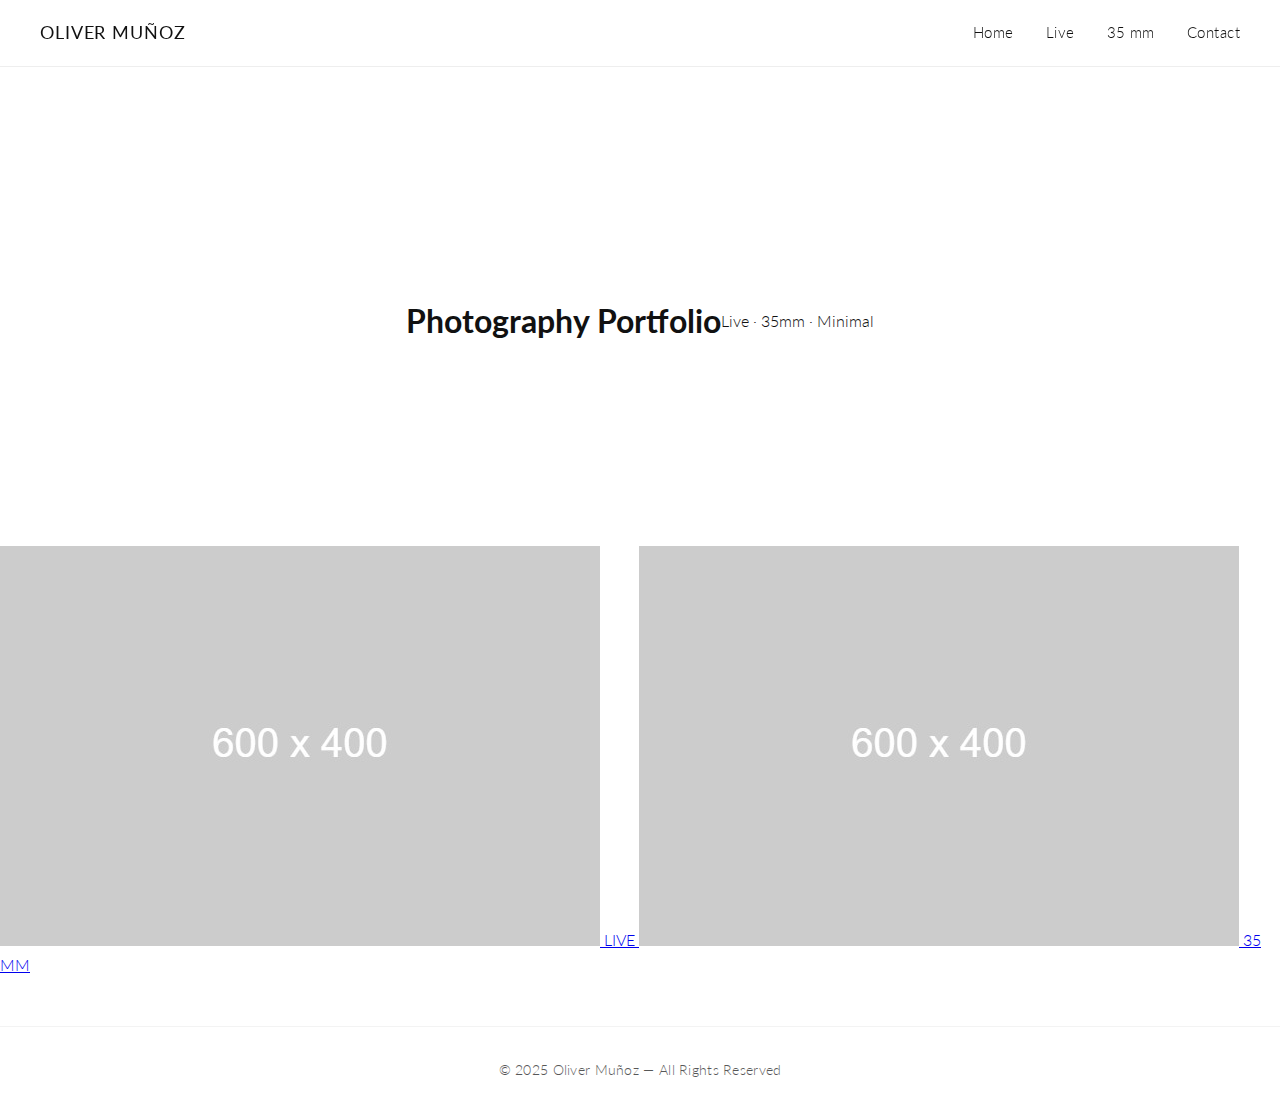
<file: index.html>
<!DOCTYPE html>
<html lang="en">
<head>
  <meta charset="utf-8" />
  <meta name="viewport" content="width=device-width, initial-scale=1" />
  <title>Oliver Muñoz Photography</title>

  <!-- Favicon -->
  <link rel="icon" type="image/png" sizes="32x32" href="/assets/favicon.png">

  <!-- Google Font -->
  <link rel="preconnect" href="https://fonts.googleapis.com">
  <link rel="preconnect" href="https://fonts.gstatic.com" crossorigin>
  <link href="https://fonts.googleapis.com/css2?family=Lato:wght@300;400;700&display=swap" rel="stylesheet">

  <link rel="stylesheet" href="styles.css">
</head>
<body>

  <header>
    <div class="logo">OLIVER MUÑOZ</div>
    <nav>
      <ul>
        <li><a href="index.html">Home</a></li>
        <li><a href="live.html">Live</a></li>
        <li><a href="film.html">35 mm</a></li>
        <li><a href="contact.html">Contact</a></li>
      </ul>
    </nav>
  </header>

  <!-- HERO -->
  <section class="hero">
    <h1>Photography Portfolio</h1>
    <p>Live · 35mm · Minimal</p>
  </section>

  <!-- PREVIEWS -->
  <section class="home-previews">
    <a class="preview-box" href="live.html">
      <img src="images/live1.jpg" alt="Live">
      <span class="preview-label">LIVE</span>
    </a>

    <a class="preview-box" href="film.html">
      <img src="images/35mm1.jpg" alt="35mm">
      <span class="preview-label">35 MM</span>
    </a>
  </section>

  <!-- FOOTER -->
  <footer class="footer">
    © 2025 Oliver Muñoz — All Rights Reserved
  </footer>

<script src="script.js"></script>
</body>
</html>
</file>
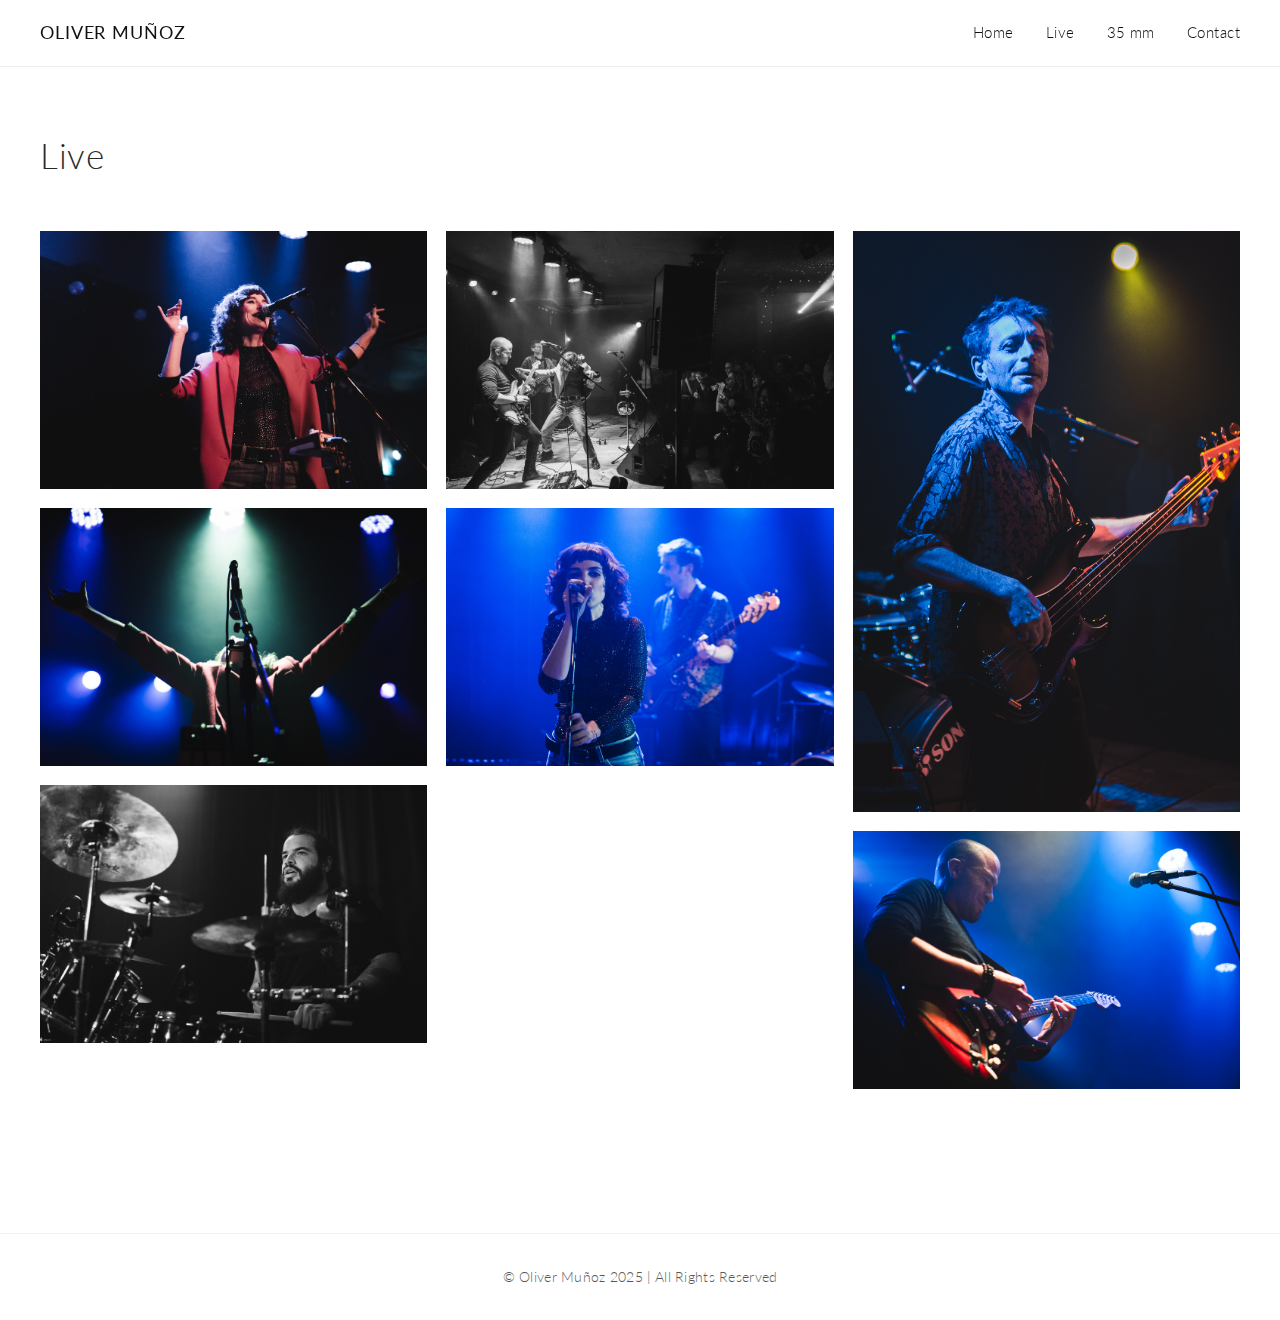
<file: live.html>
<!DOCTYPE html>
<html lang="en">
<head>
  <meta charset="utf-8" />
  <meta name="viewport" content="width=device-width, initial-scale=1" />
  <title>Live Photography — Oliver Muñoz</title>

  <link rel="icon" type="image/png" sizes="32x32" href="/assets/favicon.png">

  <link rel="stylesheet" href="styles.css">
  <link href="https://fonts.googleapis.com/css2?family=Lato:wght@300;400;700&display=swap" rel="stylesheet">
</head>
<body>

  <header>
    <div class="logo">OLIVER MUÑOZ</div>
    <nav>
      <ul>
        <li><a href="index.html">Home</a></li>
        <li><a class="active" href="live.html">Live</a></li>
        <li><a href="film.html">35 mm</a></li>
        <li><a href="contact.html">Contact</a></li>
      </ul>
    </nav>
  </header>

  <section class="section visible">
    <h1 class="page-title">Live</h1>

  <section class="gallery-section">
    <div class="masonry">
      <img src="images/live/DSC0182-1.jpg" alt="">
      <img src="images/live/DSC0200-2.jpg" alt="">
      <img src="images/live/DSC0208-3.jpg" alt="">
      <img src="images/live/DSC0211-4.jpg" alt="">
      <img src="images/live/DSC0283-5.jpg" alt="">
      <img src="images/live/DSC0286-6.jpg" alt="">
      <img src="images/live/DSC0316-7.jpg" alt="">
    </div>
  </section>

  <footer class="footer">
    © Oliver Muñoz 2025 | All Rights Reserved
  </footer>

</body>
</html>
</file>
<file: styles.css>
/* RESET */
* {
  margin: 0;
  padding: 0;
  box-sizing: border-box;
}

html {
  scroll-behavior: smooth;
}

body {
  font-family: "Lato", sans-serif;
  color: #111;
  background: #ffffff;
  line-height: 1.55;
  font-weight: 300;
}

/* HEADER */
header {
  position: fixed;
  top: 0;
  width: 100%;
  padding: 1.2rem 2.5rem;
  display: flex;
  justify-content: space-between;
  align-items: center;
  background: rgba(255,255,255,0.9);
  backdrop-filter: blur(6px);
  z-index: 1000;
  border-bottom: 1px solid #eee;
}

.logo {
  font-size: 1.1rem;
  font-weight: 400;
  letter-spacing: 0.05em;
}

nav ul {
  list-style: none;
  display: flex;
  gap: 2rem;
}

nav a {
  text-decoration: none;
  color: #111;
  font-size: 0.95rem;
  letter-spacing: 0.03em;
  transition: opacity 0.2s;
}

nav a:hover {
  opacity: 0.5;
}

/* HERO */
.hero {
  height: 50vh;
  display: flex;
  justify-content: center;
  align-items: center;
  padding: 0;
  margin-top: 6rem;
}

.hero-text {
  font-size: 3rem;
  font-weight: 300;
  letter-spacing: 0.03em;
  opacity: 0.9;
}

/* HOME GRID */
.home-grid {
  display: grid;
  grid-template-columns: 1fr 1fr;
  gap: 2rem;
  padding: 4rem 2.5rem;
  max-width: 1200px;
  margin: auto;
}

.category-card {
  text-decoration: none;
  color: #111;
}

.category-card img {
  width: 100%;
  aspect-ratio: 4/3;
  object-fit: cover;
  border-radius: 3px;
  transition: opacity .25s ease;
}

.category-card:hover img {
  opacity: 0.8;
}

.category-card h3 {
  margin-top: 1rem;
  font-size: 1.2rem;
  font-weight: 300;
  letter-spacing: 0.05em;
  text-align: left;
}

/* PAGE TITLES */
.page-title {
  margin-top: 8rem;
  padding: 0 2.5rem;
  font-size: 2.2rem;
  font-weight: 300;
  letter-spacing: 0.02em;
  opacity: 0.9;
}

/* GALLERY — MASONRY */
.gallery-section {
  padding: 3rem 2.5rem 6rem;
}

.masonry {
  column-count: 3;
  column-gap: 1.2rem;
}

.masonry img {
  width: 100%;
  margin-bottom: 1.2rem;
  display: block;
  object-fit: cover;
  transition: opacity 0.25s;
}

.masonry img:hover {
  opacity: 0.8;
}

/* CONTACT FORM */
.form-wrapper {
  padding: 4rem 2.5rem 8rem;
  max-width: 700px;
  margin: auto;
}

.contact-form {
  display: flex;
  flex-direction: column;
  gap: 1.3rem;
}

.contact-form label {
  font-size: 1rem;
  opacity: 0.8;
}

.contact-form input,
.contact-form textarea {
  padding: 0.9rem 1rem;
  border: 1px solid #ccc;
  font-size: 1rem;
  letter-spacing: 0.02em;
  border-radius: 4px;
  font-family: inherit;
}

button {
  width: fit-content;
  padding: 0.7rem 1.6rem;
  font-size: 0.95rem;
  border: none;
  background: #111;
  color: white;
  cursor: pointer;
  letter-spacing: 0.05em;
  border-radius: 4px;
  transition: opacity 0.2s;
}

button:hover {
  opacity: 0.8;
}

/* FOOTER */
.footer {
  width: 100%;
  text-align: center;
  padding: 2rem 0;
  margin-top: 3rem;
  font-size: 0.9rem;
  letter-spacing: 0.02em;
  opacity: 0.7;
  border-top: 1px solid #eee;
}

/* RESPONSIVE */
@media (max-width: 1000px) {
  .masonry {
    column-count: 2;
  }
}

@media (max-width: 800px) {
  .home-previews {
    flex-direction: column;
  }

  .preview-box img {
    height: 350px;
  }
}

@media (max-width: 600px) {
  nav ul {
    gap: 1rem;
  }

  .masonry {
    column-count: 1;
  }

  .preview-box img {
    height: 280px;
  }
}
</file>
